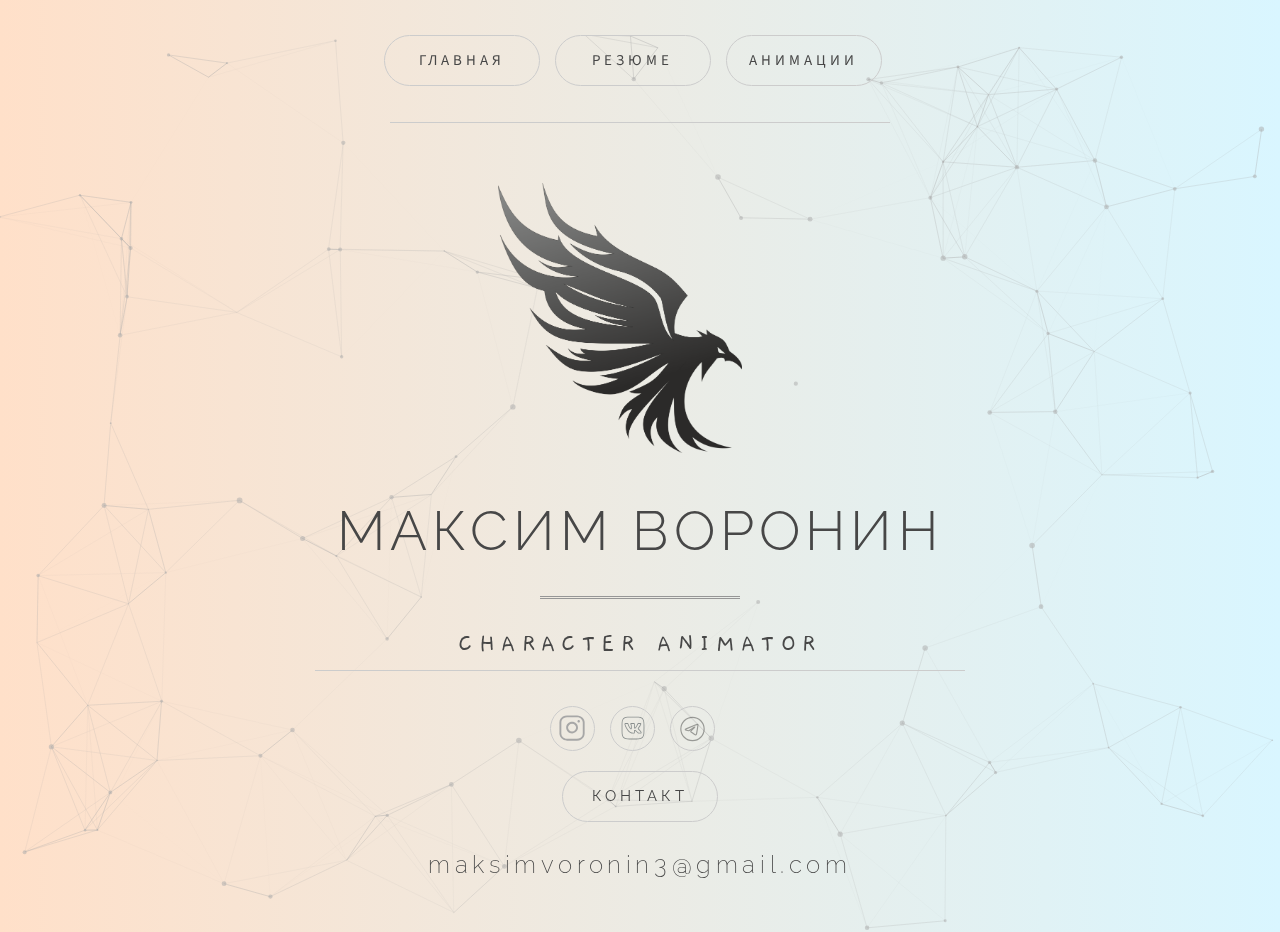
<file: index.html>
<!DOCTYPE html>
<html lang="en">

<head>
	<meta charset="UTF-8">
	<meta http-equiv="X-UA-Compatible" content="IE=edge">
	<meta name="viewport" content="width=device-width, initial-scale=1.0">
	<link rel="shortcut icon" href="img/logo-voron.png" type="image/x-icon">

	<link rel="stylesheet" href="css/style.min.css?_v=20230112172202">
	<link rel="stylesheet" href="./../files/css-libs/animate.css?_v=20230112172202">
	<link rel="stylesheet" href="./../files/css-libs/reset.css?_v=20230112172202">

	<link href="https://fonts.googleapis.com/css?family=Gaegu:300,regular,700&_v=20230112172202" rel="stylesheet" />
	<link
		href="https://fonts.googleapis.com/css?family=Source+Sans+Pro:200,200italic,300,300italic,regular,italic,600,600italic,700,700italic,900,900italic&_v=20230112172202"
		rel="stylesheet" />
	<link
		href="https://fonts.googleapis.com/css?family=Raleway:100,200,300,regular,500,600,700,800,900,100italic,200italic,300italic,italic,500italic,600italic,700italic,800italic,900italic&_v=20230112172202"
		rel="stylesheet" />
	<title>Vormak 3D</title>
</head>

<body>
	<div class="page" id="particles-js">
		<header class="header">
			<div class="container">
				<ul class="header__inner wow">
					<li class="header__item">
						<a href="index.html" class="header__item-link">главная</a>
					</li>
					<li class="header__item">
						<a href="resume.html" class="header__item-link">резюме</a>
					</li>
					<li class="header__item">
						<a href="demo-reel.html" class="header__item-link">анимации</a>
					</li>
				</ul>
				<hr class="line">
			</div>
		</header>
		<main>

			<section class="main">
				<div class="container">
					<div class="main__inner wow fadeInDown">
						<img class="main__img" src="img/logo-voron.png" alt="My photo">
						<!-- <picture>
							<source srcset="img/resume/man.webp" type="image/webp">
							<img src="img/resume/man.jpg" alt="">
						</picture> -->
						<div class="main__content wow fadeInLeft">
							<div class="main__content-title">
								<h1 class="wow fadeInLeft">Максим Воронин</h1>
							</div>
							<hr class="divider">
							<div class="main__content-subtitle">
								<strong>
									<p class="wow fadeInRight">Character Animator</p>
								</strong>
							</div>
						</div>
					</div>
				</div>
			</section>

		</main>
		<footer class="footer">
			<div class="container">
				<hr class="line">
				<div class="footer__inner">
					<ul class="footer__icons">
						<li class="footer__icons-item">
							<a target="_blank" href="https://www.instagram.com/vor_mak/?hl=ru">
								<img src="img/social/INSTAGRAM_icon-icons.com_65535.svg" alt="Inst">
							</a>
						</li>
						<li class="footer__icons-item">
							<a target="_blank" href="https://vk.com/vormak">
								<img src="img/social/vk.svg" alt="VK" style="filter:opacity(0.5)">
							</a>
						</li>
						<li class="footer__icons-item">
							<a target="_blank" href="https://t.me/vor_mak">
								<img src="img/social/telegram-outline-svgrepo-com.svg" alt="Telegram" style="filter:opacity(0.35); height: 28px;
								width: 31px; ">
							</a>
						</li>
					</ul>
					<a href="tel:89874244256" class="footer__contact header__item">контакт</a>
					<a href="mailto:maksimvoronin3@gmail.com" class="footer__mail">maksimvoronin3@gmail.com</a>
				</div>
			</div>
		</footer>
	</div>

	<script src="./files/js-libs/jquery-3.6.1.min.js?_v=20230112172202"></script>
	<script src="./files/js-libs/particles.min.js?_v=20230112172202"></script>
	<script src="files/js-libs/wow.min.js?_v=20230112172202"></script>
	<script src="js/app.min.js?_v=20230112172202"></script>
</body>

</html>
</file>
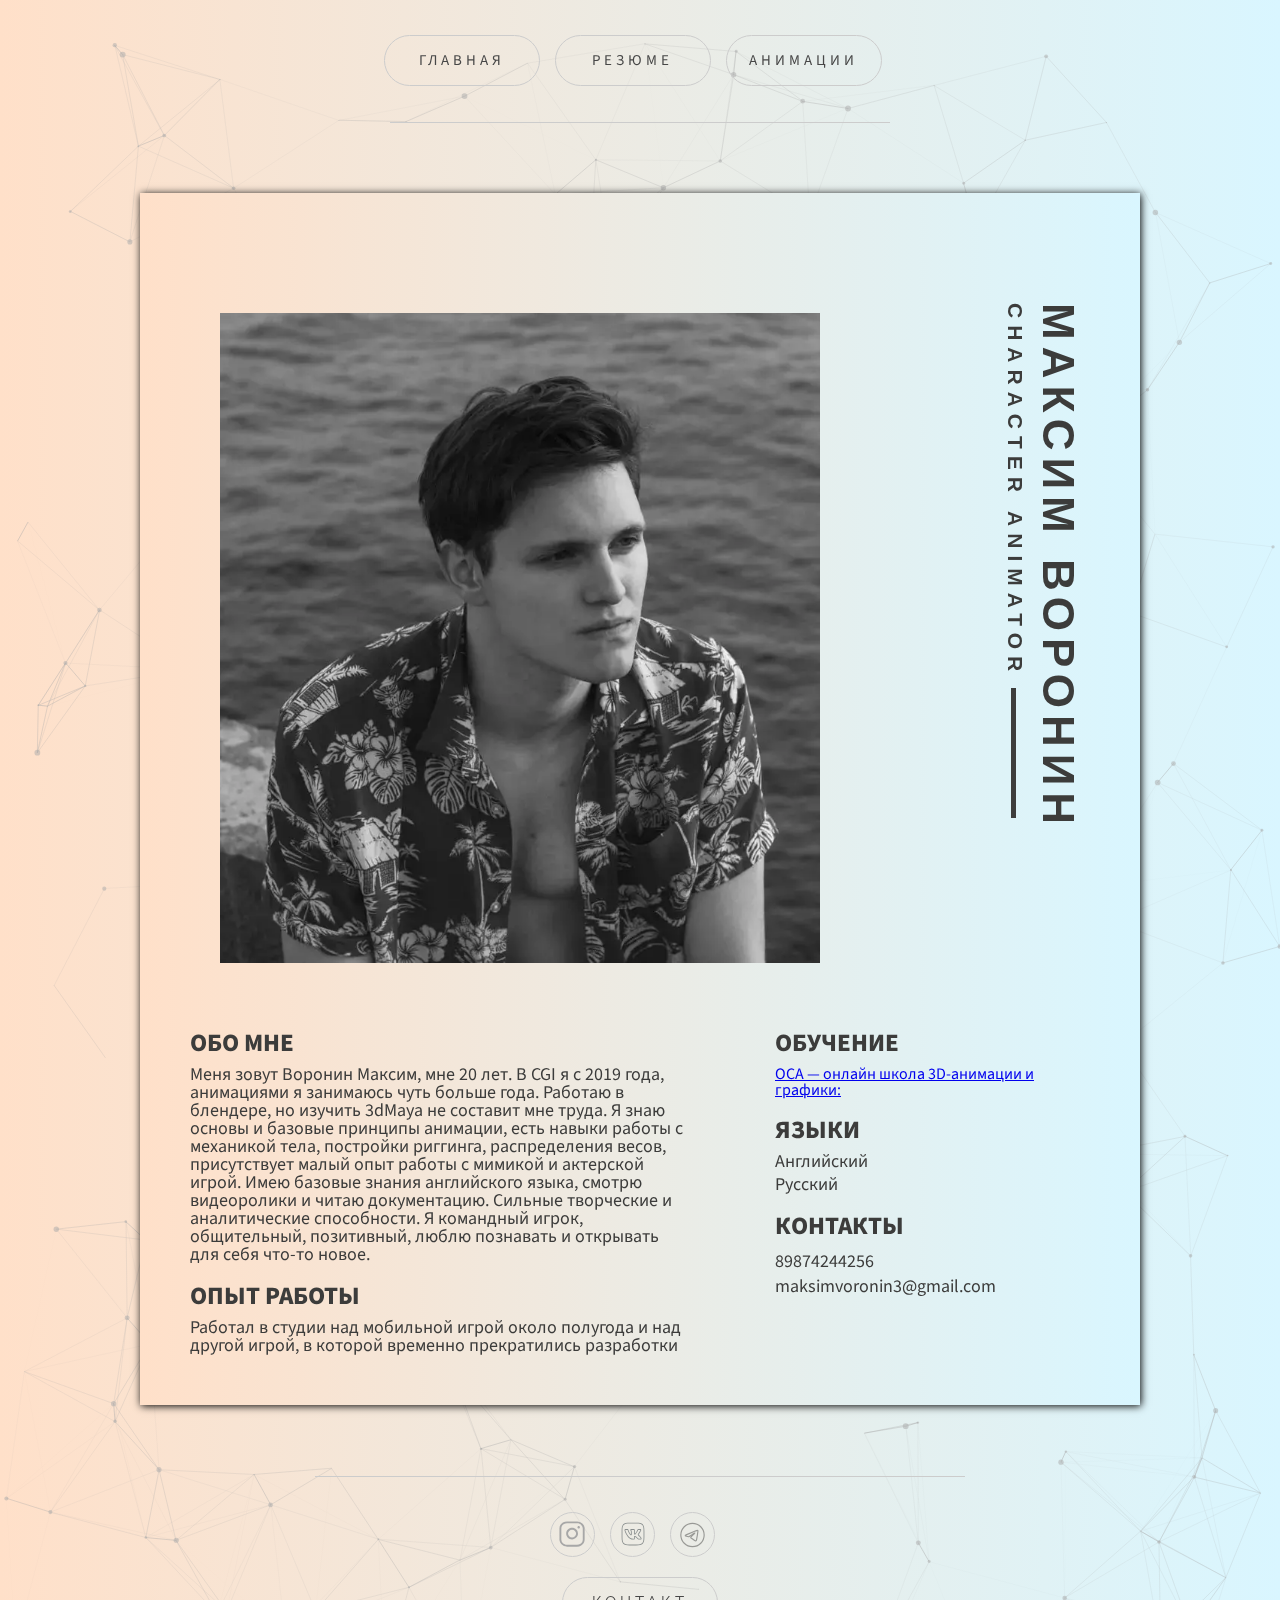
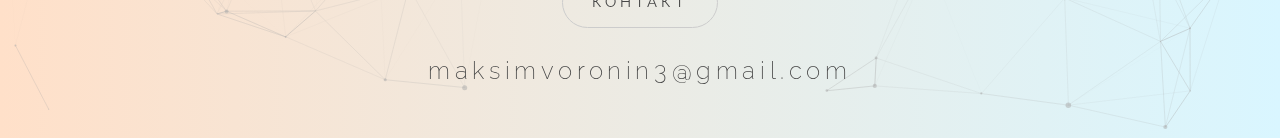
<file: resume.html>
<!DOCTYPE html>
<html lang="en">

<head>
	<meta charset="UTF-8">
	<meta http-equiv="X-UA-Compatible" content="IE=edge">
	<meta name="viewport" content="width=device-width, initial-scale=1.0">
	<link rel="shortcut icon" href="img/logo-voron.png" type="image/x-icon">

	<link rel="stylesheet" href="css/style.min.css?_v=20230112172202">
	<link rel="stylesheet" href="./../files/css-libs/animate.css?_v=20230112172202">
	<link rel="stylesheet" href="./../files/css-libs/reset.css?_v=20230112172202">

	<link href="https://fonts.googleapis.com/css?family=Gaegu:300,regular,700&_v=20230112172202" rel="stylesheet" />
	<link
		href="https://fonts.googleapis.com/css?family=Source+Sans+Pro:200,200italic,300,300italic,regular,italic,600,600italic,700,700italic,900,900italic&_v=20230112172202"
		rel="stylesheet" />
	<link
		href="https://fonts.googleapis.com/css?family=Raleway:100,200,300,regular,500,600,700,800,900,100italic,200italic,300italic,italic,500italic,600italic,700italic,800italic,900italic&_v=20230112172202"
		rel="stylesheet" />
	<title>Vormak 3D</title>
</head>

<body>
	<div class="page" id="particles-js">
		<header class="header">
			<div class="container">
				<ul class="header__inner wow">
					<li class="header__item">
						<a href="index.html" class="header__item-link">главная</a>
					</li>
					<li class="header__item">
						<a href="resume.html" class="header__item-link">резюме</a>
					</li>
					<li class="header__item">
						<a href="demo-reel.html" class="header__item-link">анимации</a>
					</li>
				</ul>
				<hr class="line">
			</div>
		</header>
		<main>

			<section class="resume">
				<div class="container-sm">
					<div class="resume__top">
						<picture>
							<source srcset="img/resume/man.webp" type="image/webp">
							<img src="img/resume/man.jpg" alt="">
						</picture>
						<div class="resume__head">
							<div class="resume__head-title">Максим Воронин</div>
							<div class="resume__head-subtitle">Character Animator</div>
						</div>
					</div>
					<div class="resume__inner">
						<div class="resume__left">
							<div class="resume__left-about">
								<h1>Обо мне</h1>
								<p>Меня зовут Воронин Максим, мне 20 лет. В CGI я c 2019 года, анимациями я занимаюсь чуть больше года. Работаю в блендере, но изучить 3dMaya не составит мне труда. Я знаю основы и базовые принципы анимации, есть навыки работы с механикой тела, постройки риггинга, распределения весов, присутствует малый опыт работы с мимикой и актерской игрой. Имею базовые знания английского языка, смотрю видеоролики и читаю документацию. Сильные творческие и аналитические способности. Я командный игрок, общительный, позитивный, люблю познавать и открывать для себя что-то новое. </p>
							</div>
							<div class="resume__left-works">
								<h1>Опыт работы</h1>
								<p>Работал в студии над мобильной игрой около полугода и над другой игрой, в которой временно
									прекратились разработки</p>
							</div>
						</div>
						<div class="resume__right">
							<div class="resume__right-education">
								<h1>Обучение</h1>
								<a target="_blank" href="https://oca-school.com/">
									ОСА — онлайн школа 3D-анимации и графики:
								</a>
							</div>
							<div class="resume__right-langs">
								<h1>Языки</h1>
								<div class="langs">
									<p>Английский</p>
									<p>Русский</p>
								</div>
							</div>
							<div class="resume__right-contact">
								<h1>Контакты</h1>
								<p>89874244256</p>
								<p>maksimvoronin3@gmail.com</p>
							</div>
						</div>
					</div>
			</section>

		</main>
		<footer class="footer">
			<div class="container">
				<hr class="line">
				<div class="footer__inner">
					<ul class="footer__icons">
						<li class="footer__icons-item">
							<a target="_blank" href="https://www.instagram.com/vor_mak/?hl=ru">
								<img src="img/social/INSTAGRAM_icon-icons.com_65535.svg" alt="Inst">
							</a>
						</li>
						<li class="footer__icons-item">
							<a target="_blank" href="https://vk.com/vormak">
								<img src="img/social/vk.svg" alt="VK" style="filter:opacity(0.5)">
							</a>
						</li>
						<li class="footer__icons-item">
							<a target="_blank" href="https://t.me/vor_mak">
								<img src="img/social/telegram-outline-svgrepo-com.svg" alt="Telegram" style="filter:opacity(0.35); height: 28px;
							width: 31px; ">
							</a>
						</li>
					</ul>
					<a href=" tel:89874244256" class="footer__contact header__item">контакт</a>
					<a href="mailto:maksimvoronin3@gmail.com" class="footer__mail">maksimvoronin3@gmail.com</a>
				</div>
			</div>
		</footer>
	</div>

	<script src="./files/js-libs/jquery-3.6.1.min.js?_v=20230112172202"></script>
	<script src="./files/js-libs/particles.min.js?_v=20230112172202"></script>
	<script src="files/js-libs/wow.min.js?_v=20230112172202"></script>
	<script src="js/app.min.js?_v=20230112172202"></script>

</body>

</html>
</file>
<file: css/style.min.css>
.container{max-width:1320px;width:100%;margin:0 auto;padding:0}body{outline:none!important;scroll-behavior:smooth;font-family:'Source Sans Pro',sans-serif;height:auto;background:-webkit-gradient(linear,left top,right top,from(#ffe0c9),to(#d9f6ff));background:-o-linear-gradient(left,#ffe0c9 0,#d9f6ff 100%);background:linear-gradient(90deg,#ffe0c9 0,#d9f6ff 100%)}ul{-webkit-padding-start:0;padding-inline-start:0}::-webkit-scrollbar{width:7px}::-webkit-scrollbar-track{background:#ffe4c4}::-webkit-scrollbar-thumb{background:rgba(48,159,219,0.5764705882)}.main__inner{margin-top:60px;text-align:center}.main__img{margin-bottom:50px;margin-left:-40px;height:270px;-o-object-fit:cover;object-fit:cover}.main__content-title h1{text-transform:uppercase;color:#474747;font-family:Raleway,sans-serif;letter-spacing:5.2px;font-size:55px;line-height:1;font-weight:300}.main__content-subtitle{text-transform:uppercase;color:#474747;font-family:Gaegu,cursive;letter-spacing:6.4px;font-size:26px;line-height:.75;font-weight:400}.divider{border:0;margin:30px 0}.divider::before{width:200px;border-bottom:solid 1px #969696;border-top:solid 1px #969696;height:1px;content:'';display:inline-block;max-width:100%;vertical-align:middle}.header{font-family:'Source Sans Pro',sans-serif}.header__inner{margin-top:35px;list-style:none;text-transform:uppercase;display:-webkit-box;display:-ms-flexbox;display:flex;-webkit-box-pack:center;-ms-flex-pack:center;justify-content:center;-ms-flex-wrap:wrap;flex-wrap:wrap;row-gap:10px}.header__item{margin-right:15px;letter-spacing:4px;font-size:15px;color:#474747;-webkit-transition:all .4s;-o-transition:all .4s;transition:all .4s;border-radius:30px;border:solid 1px #ccc;outline:0!important}.header__item a{display:-webkit-box;display:-ms-flexbox;display:flex;-webkit-box-pack:center;-ms-flex-pack:center;justify-content:center;width:120px;padding:17px;text-decoration:none;color:inherit;outline:0!important}.header__item:hover{border-color:#309edb!important;color:#309edb!important}.line{margin:35px auto;border:0;border-bottom:1px solid #ccc;height:1px;max-width:500px}.footer__inner{display:-webkit-box;display:-ms-flexbox;display:flex;-webkit-box-orient:vertical;-webkit-box-direction:normal;-ms-flex-direction:column;flex-direction:column;text-align:center;margin-top:20px}.footer__icons{list-style:none;display:-webkit-box;display:-ms-flexbox;display:flex;-webkit-box-pack:center;-ms-flex-pack:center;justify-content:center}.footer__icons a{outline:none!important}.footer__icons-item{margin-right:15px;border-radius:100%;border:1px solid #ccc;height:2.7em;width:2.7em;-webkit-transition:all .4s;-o-transition:all .4s;transition:all .4s}.footer__icons-item img{margin-top:8px;width:26px;height:26px}.footer__icons-item:hover{-webkit-box-shadow:3px 3px 10px #000;box-shadow:3px 3px 10px #000}.footer__contact{color:#474747;font-family:Raleway,sans-serif;text-transform:uppercase;border:solid 1px #ccc;width:120px;padding:17px;text-decoration:none;border-radius:30px;margin:0 auto;margin-top:20px}.footer__mail{outline:none!important;margin-top:20px;margin-bottom:45px;text-decoration:none;color:#474747;font-family:Raleway,sans-serif;letter-spacing:4.6px;font-size:24px;line-height:1.875;font-weight:200}.footer .line{margin-top:15px;max-width:650px}.demonstration__inner{margin-bottom:420px}.demonstration__inner h1{padding-top:50px;font-size:24px;font-weight:400;font-family:'Courier New',Courier,monospace;text-align:center}.resume > .container-sm{background:-webkit-gradient(linear,left top,right top,from(#ffe0c9),to(#d9f6ff));background:-o-linear-gradient(left,#ffe0c9 0,#d9f6ff 100%);background:linear-gradient(90deg,#ffe0c9 0,#d9f6ff 100%)}.container-sm{max-width:1000px;width:100%;margin:0 auto;padding:50px 0;-webkit-box-shadow:1px 1px 8px 0 #000;box-shadow:1px 1px 8px 0 #000}.resume{padding:0 15px;margin-bottom:70px;margin-top:70px}.resume__top{display:-webkit-box;display:-ms-flexbox;display:flex;-webkit-box-pack:justify;-ms-flex-pack:justify;justify-content:space-between}.resume__top img{margin-top:70px;margin-left:80px;width:600px;height:650px}.resume__head{-webkit-writing-mode:vertical-rl;-ms-writing-mode:tb-rl;writing-mode:vertical-rl;margin-top:60px;margin-right:60px}.resume__head-title{text-transform:uppercase;font-weight:800;font-family:Rubik,sans-serif;font-size:64px;letter-spacing:7px;color:#3c3c3b;max-width:600px}.resume__head-subtitle{margin-right:10px;font-weight:600;color:#3c3c3b;font-size:27px;letter-spacing:7px;text-transform:uppercase;font-family:Rubik,sans-serif;position:relative}.resume__head-subtitle::after{position:absolute;content:'';right:10px;margin-top:10px;width:5px;height:130px;background-color:#3d3d3c}.resume__inner{margin-top:-142px;background-repeat:repeat;display:-webkit-box;display:-ms-flexbox;display:flex;-webkit-box-pack:justify;-ms-flex-pack:justify;justify-content:space-between;font-family:Rubik,sans-serif;padding:0 50px;color:#3c3c3b}.resume__inner p{font-size:18px;font-weight:400}.resume__inner h1{text-transform:uppercase;font-weight:800;font-size:25px}.resume__left{font-family:'Source Sans Pro';margin-top:190px;max-width:55%;width:100%}.resume__left > div > h1{margin-bottom:10px;margin-top:20px}.resume__left > div > p{font-size:18px}.resume__right{font-family:'Source Sans Pro';margin-top:190px;max-width:35%;width:100%}.resume__right > div > h1{margin-bottom:10px;margin-top:20px}.resume__right > div > p{font-size:18px}.resume__right-langs p{display:inline}.resume__right-langs p:first-child{padding-right:15px}.resume__right-contact{line-height:25px}.langs{font-size:18px;display:-webkit-box;display:-ms-flexbox;display:flex;-webkit-box-orient:vertical;-webkit-box-direction:normal;-ms-flex-direction:column;flex-direction:column}.langs p:not(:last-child){padding:0 0 5px}.particles-js-canvas-el{z-index:-1;top:0;position:absolute}.page{position:relative;width:100%;height:100%}@media (max-width: 1500.98px){.resume__head-title{font-size:44px}.resume__head-subtitle{font-size:21px}}@media (max-width: 970px){.resume__top img{width:550px;height:600px;margin-top:-25px;margin-left:25px}.resume__head{margin-top:-20px}.resume__head-subtitle::after{margin-top:5px;width:4px;height:100px}}@media (max-width: 855.98px){.resume__inner{padding:0 25px}.resume__top img{width:500px;height:550px}.resume__head-title{font-size:40px;letter-spacing:5px}.resume__head-subtitle{font-size:19px}}@media (max-width: 767.98px){.resume__inner h1{font-size:20px}.resume__left > div > p{font-size:15px}.resume__right > div > p{font-size:15px}.resume__right-langs p{font-size:15px}.resume__right-contact p{font-size:15px}.resume__inner p{font-size:15px}.container .main__content-title h1{font-size:42px}.container .main__content-subtitle{font-size:19px}.resume__head-subtitle{font-size:15px}.resume__head-title{font-size:30px}.resume__head-subtitle::after{margin-top:5px;width:4px;height:69px;right:6px}.resume__top img{width:400px;height:450px;width:350px;height:400px}}@media (max-width: 600.98px){.resume__head-title{font-size:27px}.resume__head-subtitle{font-size:13px}.resume__head-subtitle::after{width:3px;height:54px}.resume__head{margin-right:20px}.text__right > div > a,.text__right > div > p{word-break:break-all}.resume__inner{padding:0 25px;flex-direction:column}.resume__left,.resume__right{max-width:80%}.resume__right{margin-top:0}}@media (max-width: 540.98px){.resume__top img{width:250px;height:300px}.resume__head-title{font-size:18px}.resume__head-subtitle{font-size:13px;letter-spacing:3px}.resume__head-subtitle::after{width:3px;height:30px}.resume__inner h1{font-size:18px!important}.resume__inner p{font-size:13px!important}.resume__right-education a{font-size:13px}}@media (max-width: 479.98px){.header__item a{padding:14px}.line{margin:10px auto}.container .footer__mail{font-size:15px}.resume__inner{margin-top:-175px}}@media (max-width: 400.98px){.resume__inner{padding:0 15px!important}.resume__left,.resume__right{max-width:100%}.resume__top img{width:200px;height:230px;margin-left:15px}.resume__head-title{letter-spacing:2.5px;font-size:14px}.resume__head-subtitle{font-size:11px;letter-spacing:1px}.resume__head-subtitle::after{width:2px;height:22px;right:4px}}@media (max-width: 345.98px){.header__item a{padding:12px;font-size:13px}.footer__contact{padding:12px;font-size:13px}.footer__icons-item img{margin-top:4px;width:20px;height:28px}.footer__icons-item{height:2.3em;width:2.3em}.resume__inner p{font-size:11px!important}.resume__left > div > h1{margin-bottom:5px}}@media (max-width: 540.98px){.resume__inner h1{font-size:15px!important}.resume__inner{padding:0 10px!important}.resume__top img{width:170px;height:195px;margin-left:10px}.footer__mail{letter-spacing:3px}.footer__contact.header__item{margin:20px auto 0}.header__item{margin-right:3px}}.demonstration{max-width:600px;width:100%;margin:0 auto;margin-top:70px;margin-bottom:70px}.demonstration__videos{padding:0 10px;display:grid;gap:20px;grid-template-columns:repeat(auto-fit,minmax(290px,1fr))}.demonstration__title{font-family:'Source Sans Pro';text-align:center;font-size:19px}.demonstration__title-last{margin-top:70px}
</file>
